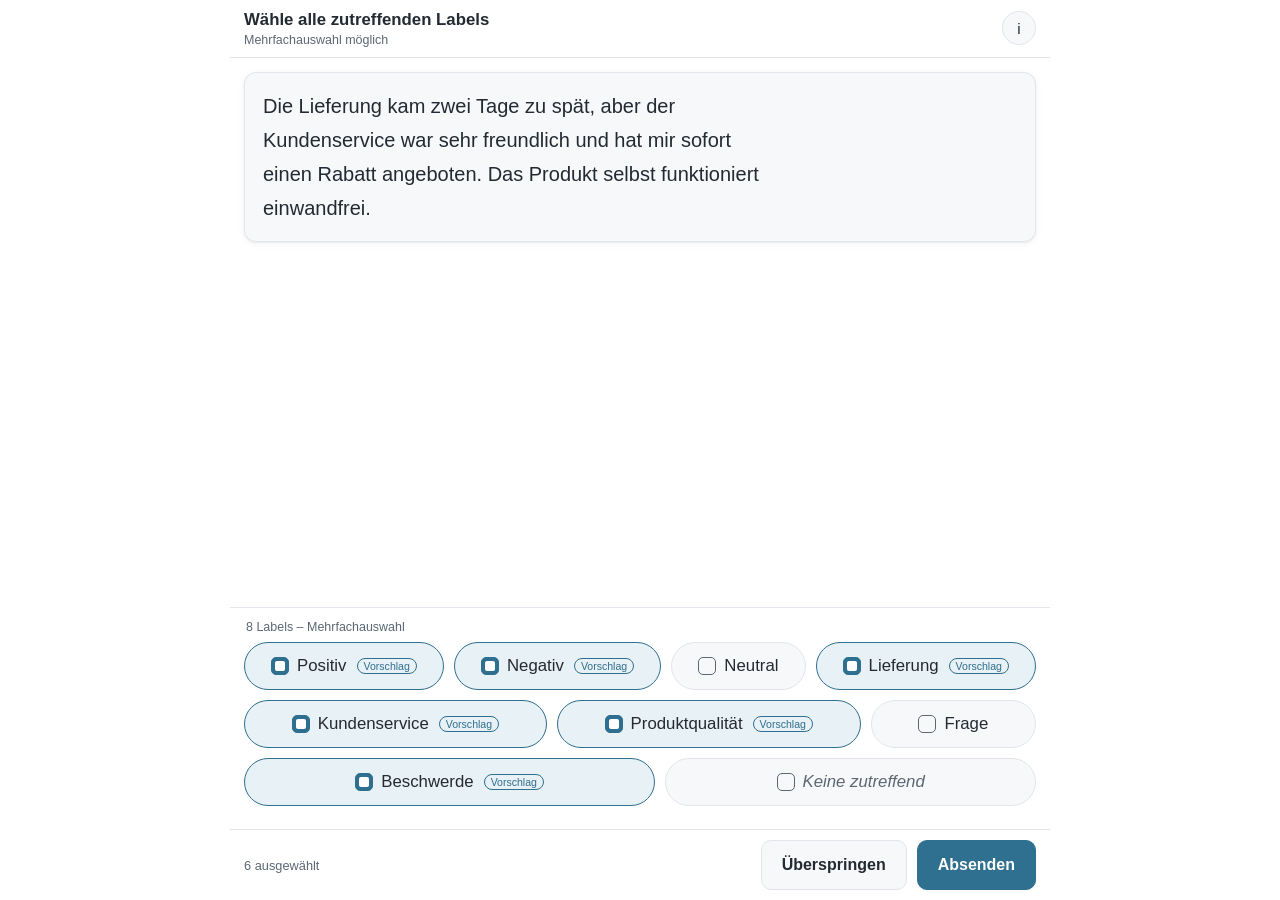
<file: standalone/index.html>
<!DOCTYPE html>
<html lang="de">
<head>
  <meta charset="UTF-8" />
  <meta name="viewport" content="width=device-width, initial-scale=1, viewport-fit=cover" />
  <meta name="theme-color" content="#ffffff" media="(prefers-color-scheme: light)" />
  <meta name="theme-color" content="#11151a" media="(prefers-color-scheme: dark)" />
  <meta name="description" content="Responsives Multi-Label Text-Annotationstool (Standalone / PWA) – kompatibel zum AWS Ground Truth Worker Template." />
  <title>Multi-Label Text Annotation</title>
  <link rel="manifest" href="manifest.webmanifest" />
  <link rel="icon" href="icons/icon.svg" type="image/svg+xml" />
  <link rel="apple-touch-icon" href="icons/icon-192.png" />
  <link rel="stylesheet" href="styles.css" />
</head>
<body>
  <div class="app">
    <header class="app__header">
      <div>
        <h1 class="app__title" id="title">Wähle alle zutreffenden Labels</h1>
        <p class="app__subtitle">Mehrfachauswahl möglich</p>
      </div>
      <button type="button" class="info-btn" id="infoBtn" aria-label="Anleitung anzeigen" title="Anleitung">i</button>
    </header>

    <main class="doc" id="docRegion">
      <div class="doc__card">
        <p class="doc__text" id="docText"></p>
      </div>
    </main>

    <section class="labels" aria-label="Labels">
      <div class="labels__legend" id="labelsLegend">Labels</div>
      <fieldset class="chips" id="chips"></fieldset>
    </section>

    <div class="error" id="error" role="alert" aria-live="assertive"></div>

    <footer class="app__footer">
      <span class="count" id="count" aria-live="polite">0 ausgewählt</span>
      <button type="button" class="btn" id="skipBtn">Überspringen</button>
      <button type="button" class="btn btn--primary" id="submitBtn">Absenden</button>
    </footer>
  </div>

  <dialog class="instructions" id="instructionsDialog">
    <div class="instructions__body">
      <h2>Anleitung</h2>
      <ol>
        <li>Lies den Text aufmerksam.</li>
        <li>Wähle <strong>alle</strong> zutreffenden Labels aus (Mehrfachauswahl).</li>
        <li>Trifft nichts zu, wähle „Keine zutreffend“.</li>
        <li>Tippe auf <strong>Absenden</strong>. Tastatur: Enter zum Absenden.</li>
      </ol>
      <p style="color:var(--text-muted);font-size:0.85rem;">
        Vorausgewählte Labels stammen aus einem automatischen Vorschlag (LLM/Classifier) – bitte prüfen.
      </p>
    </div>
    <button type="button" class="btn instructions__close" id="closeInfo">Schließen</button>
  </dialog>

  <div class="toast" id="toast" role="status" aria-live="polite"></div>

  <script src="app.js"></script>
</body>
</html>
</file>
<file: standalone/styles.css>
:root {
  /* Calm, eye-friendly light palette (mostly white, soft contrast) */
  --bg: #ffffff;
  --surface: #f7f8fa;
  --surface-2: #eef1f5;
  --border: #e2e6ec;
  --text: #232a32;
  --text-muted: #5c6773;
  --accent: #2f6f8f;
  --accent-weak: #e8f1f5;
  --accent-contrast: #ffffff;
  --danger: #9a3b3b;
  --focus: #2f6f8f;
  --radius: 12px;
  --gap: 12px;
  --shadow: 0 1px 2px rgba(20, 30, 40, 0.06), 0 2px 8px rgba(20, 30, 40, 0.05);
}

@media (prefers-color-scheme: dark) {
  :root {
    --bg: #11151a;
    --surface: #171c22;
    --surface-2: #1e252d;
    --border: #2a323b;
    --text: #e7ebef;
    --text-muted: #9aa6b2;
    --accent: #6fb3cf;
    --accent-weak: #1c2a31;
    --accent-contrast: #0c1216;
    --danger: #e08585;
    --focus: #6fb3cf;
    --shadow: none;
  }
}

* { box-sizing: border-box; }

html, body {
  margin: 0;
  padding: 0;
  height: 100%;
  background: var(--bg);
  color: var(--text);
  font-family: -apple-system, BlinkMacSystemFont, "Segoe UI", Roboto, Helvetica, Arial, sans-serif;
  -webkit-font-smoothing: antialiased;
  text-rendering: optimizeLegibility;
}

.app {
  display: flex;
  flex-direction: column;
  height: 100vh;
  height: 100dvh;
  max-width: 820px;
  margin: 0 auto;
  padding: env(safe-area-inset-top) env(safe-area-inset-right) 0 env(safe-area-inset-left);
}

.app__header {
  flex: 0 0 auto;
  display: flex;
  align-items: center;
  justify-content: space-between;
  gap: var(--gap);
  padding: 10px 14px;
  border-bottom: 1px solid var(--border);
}
.app__title { margin: 0; font-size: 0.98rem; font-weight: 600; line-height: 1.25; }
.app__subtitle { margin: 2px 0 0; font-size: 0.78rem; color: var(--text-muted); }
.info-btn {
  flex: 0 0 auto; appearance: none; border: 1px solid var(--border);
  background: var(--surface); color: var(--text); border-radius: 999px;
  width: 34px; height: 34px; font-size: 0.95rem; cursor: pointer;
}
.info-btn:focus-visible { outline: 2px solid var(--focus); outline-offset: 2px; }

.doc {
  flex: 1 1 auto; min-height: 0; overflow: auto;
  -webkit-overflow-scrolling: touch; padding: 14px;
}
.doc__card {
  background: var(--surface); border: 1px solid var(--border);
  border-radius: var(--radius); padding: 16px 18px; box-shadow: var(--shadow);
}
.doc__text {
  margin: 0;
  font-size: clamp(1.0625rem, 1rem + 0.7vw, 1.25rem);
  line-height: 1.7;
  max-width: 46ch;
  white-space: pre-wrap; word-break: break-word; overflow-wrap: anywhere;
  hyphens: auto;
}

.labels {
  flex: 0 0 auto;              /* show ALL labels at once - no inner scrolling */
  padding: 4px 14px 10px; border-top: 1px solid var(--border);
}
.labels__legend { font-size: 0.78rem; color: var(--text-muted); margin: 8px 2px; }
.chips { display: flex; flex-wrap: wrap; gap: 10px; margin: 0; padding: 0; border: 0; }
.chip {
  position: relative; display: inline-flex; align-items: center; justify-content: center; gap: 8px;
  flex: 1 1 auto; white-space: nowrap;
  padding: 11px 16px; min-height: 48px; border: 1px solid var(--border);
  border-radius: 999px; background: var(--surface); color: var(--text);
  font-size: clamp(0.95rem, 0.9rem + 0.4vw, 1.05rem); cursor: pointer; user-select: none;
  transition: background-color .12s ease, border-color .12s ease;
}
.chip:hover { background: var(--surface-2); }
.chip input { position: absolute; opacity: 0; width: 1px; height: 1px; margin: 0; }
.chip__box {
  flex: 0 0 auto; width: 18px; height: 18px; border-radius: 5px;
  border: 1.5px solid var(--text-muted); display: inline-flex;
  align-items: center; justify-content: center;
}
.chip__box::after {
  content: ""; width: 10px; height: 10px; border-radius: 2px;
  transform: scale(0); transition: transform .12s ease; background: var(--accent-contrast);
}
.chip input:checked ~ .chip__box { background: var(--accent); border-color: var(--accent); }
.chip input:checked ~ .chip__box::after { transform: scale(1); }
.chip[data-checked="true"] { background: var(--accent-weak); border-color: var(--accent); }
.chip input:focus-visible ~ .chip__box { outline: 2px solid var(--focus); outline-offset: 2px; }
.chip--prelabeled .chip__tag {
  font-size: 0.66rem; color: var(--accent); border: 1px solid var(--accent);
  border-radius: 999px; padding: 1px 6px; margin-left: 2px;
}
.chip--exclusion { font-style: italic; color: var(--text-muted); }

.app__footer {
  flex: 0 0 auto; display: flex; gap: 10px; align-items: center;
  padding: 10px 14px calc(10px + env(safe-area-inset-bottom));
  border-top: 1px solid var(--border); background: var(--bg);
}
.count { font-size: 0.8rem; color: var(--text-muted); margin-right: auto; }
.btn {
  appearance: none; border-radius: 10px; border: 1px solid var(--border);
  padding: 13px 20px; min-height: 50px; font-size: 1rem; font-weight: 600;
  cursor: pointer; background: var(--surface); color: var(--text);
}
.btn:focus-visible { outline: 2px solid var(--focus); outline-offset: 2px; }
.btn--primary { background: var(--accent); border-color: var(--accent); color: var(--accent-contrast); }
.btn--primary:disabled { opacity: 0.5; cursor: not-allowed; }

dialog.instructions {
  border: 1px solid var(--border); border-radius: var(--radius);
  max-width: 560px; width: calc(100% - 32px); color: var(--text);
  background: var(--bg); padding: 0;
}
dialog.instructions::backdrop { background: rgba(0,0,0,0.4); }
.instructions__body { padding: 18px 20px; }
.instructions__body h2 { margin-top: 0; font-size: 1.05rem; }
.instructions__close { margin: 0 20px 18px; }

.error { color: var(--danger); font-size: 0.82rem; padding: 0 14px; min-height: 1em; }

.toast {
  position: fixed; left: 50%; bottom: calc(80px + env(safe-area-inset-bottom));
  transform: translateX(-50%); background: var(--text); color: var(--bg);
  padding: 10px 16px; border-radius: 999px; font-size: 0.85rem;
  opacity: 0; pointer-events: none; transition: opacity .2s ease; z-index: 10;
}
.toast.show { opacity: 0.95; }

@media (min-width: 600px) {
  .app__title { font-size: 1.05rem; }
}

@media (max-width: 480px) {
  .doc__text { font-size: 1.375rem; line-height: 1.7; max-width: 30ch; }
  .app__title { font-size: 1.0625rem; }
  .chips { gap: 7px; }
  .chip { font-size: 0.85rem; min-height: 44px; padding: 8px 12px; }
  .btn { font-size: 1.0625rem; min-height: 50px; }
}

@media (max-width: 360px) {
  .doc__text { font-size: 1.25rem; max-width: 26ch; }
  .chip { min-height: 42px; padding: 7px 10px; font-size: 0.8rem; }
  .chips { gap: 6px; }
}

@media (prefers-reduced-motion: reduce) {
  * { transition: none !important; }
}
</file>
